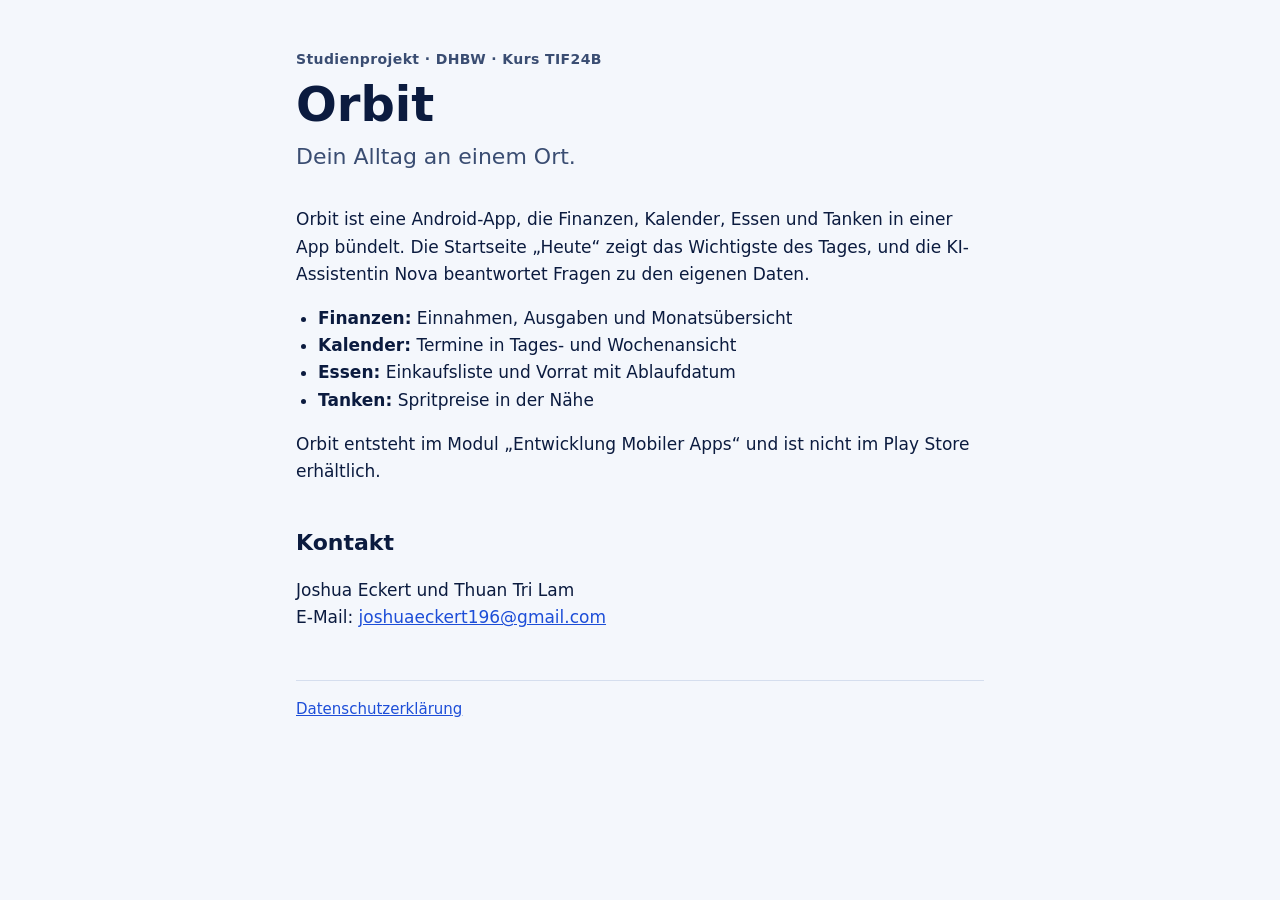
<file: index.html>
<!doctype html>
<html lang="de">
<head>
<meta charset="utf-8">
<meta name="viewport" content="width=device-width, initial-scale=1">
<title>Orbit – dein Alltag an einem Ort</title>
<meta name="description" content="Orbit bündelt Finanzen, Kalender, Essen und Tanken in einer Android-App. Studienprojekt an der DHBW.">
<link rel="stylesheet" href="style.css">
</head>
<body>
<main>
  <header>
    <p class="eyebrow">Studienprojekt · DHBW · Kurs TIF24B</p>
    <h1>Orbit</h1>
    <p class="lead">Dein Alltag an einem Ort.</p>
  </header>

  <section>
    <p>
      Orbit ist eine Android-App, die Finanzen, Kalender, Essen und Tanken in
      einer App bündelt. Die Startseite „Heute“ zeigt das Wichtigste des Tages,
      und die KI-Assistentin Nova beantwortet Fragen zu den eigenen Daten.
    </p>
    <ul>
      <li><strong>Finanzen:</strong> Einnahmen, Ausgaben und Monatsübersicht</li>
      <li><strong>Kalender:</strong> Termine in Tages- und Wochenansicht</li>
      <li><strong>Essen:</strong> Einkaufsliste und Vorrat mit Ablaufdatum</li>
      <li><strong>Tanken:</strong> Spritpreise in der Nähe</li>
    </ul>
    <p>
      Orbit entsteht im Modul „Entwicklung Mobiler Apps“ und ist nicht im
      Play Store erhältlich.
    </p>
  </section>

  <section>
    <h2>Kontakt</h2>
    <p>
      Joshua Eckert und Thuan Tri Lam<br>
      E-Mail: <a href="mailto:joshuaeckert196@gmail.com">joshuaeckert196@gmail.com</a>
    </p>
  </section>

  <footer>
    <a href="datenschutz.html">Datenschutzerklärung</a>
  </footer>
</main>
</body>
</html>
</file>
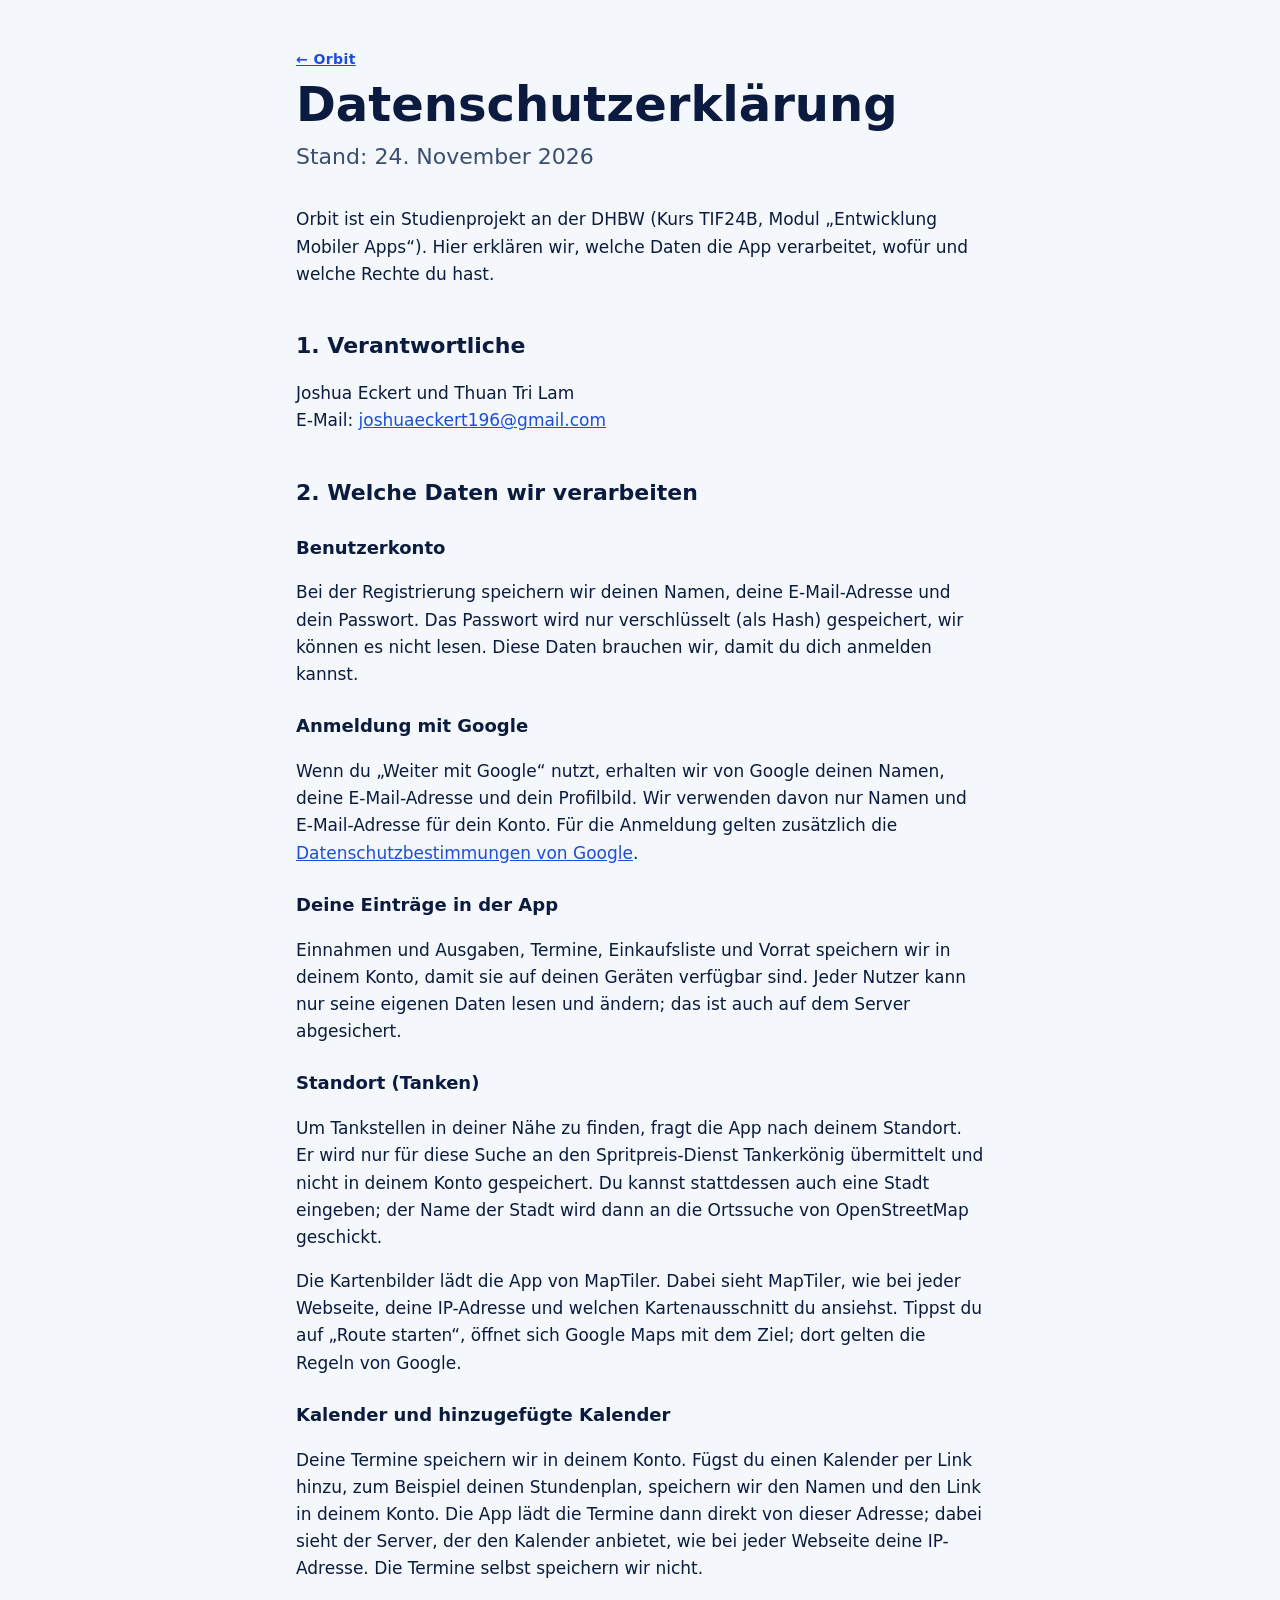
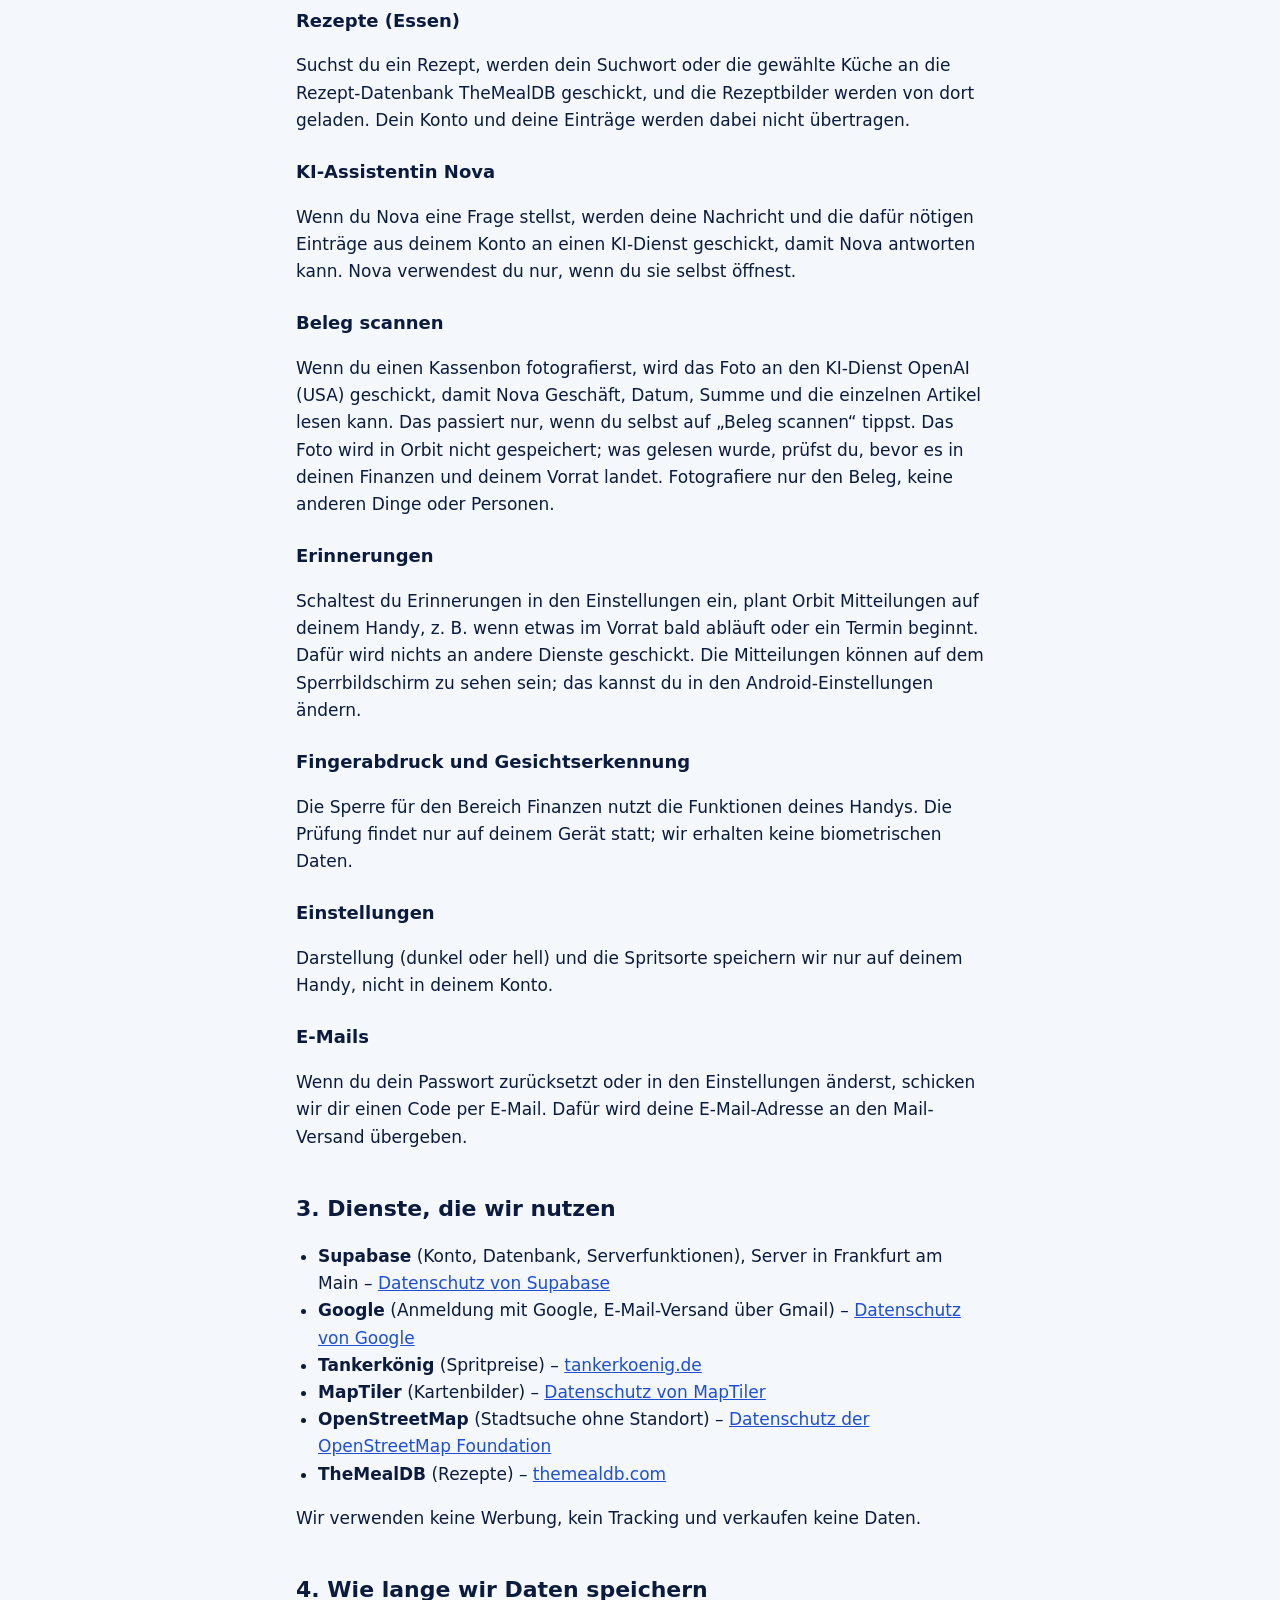
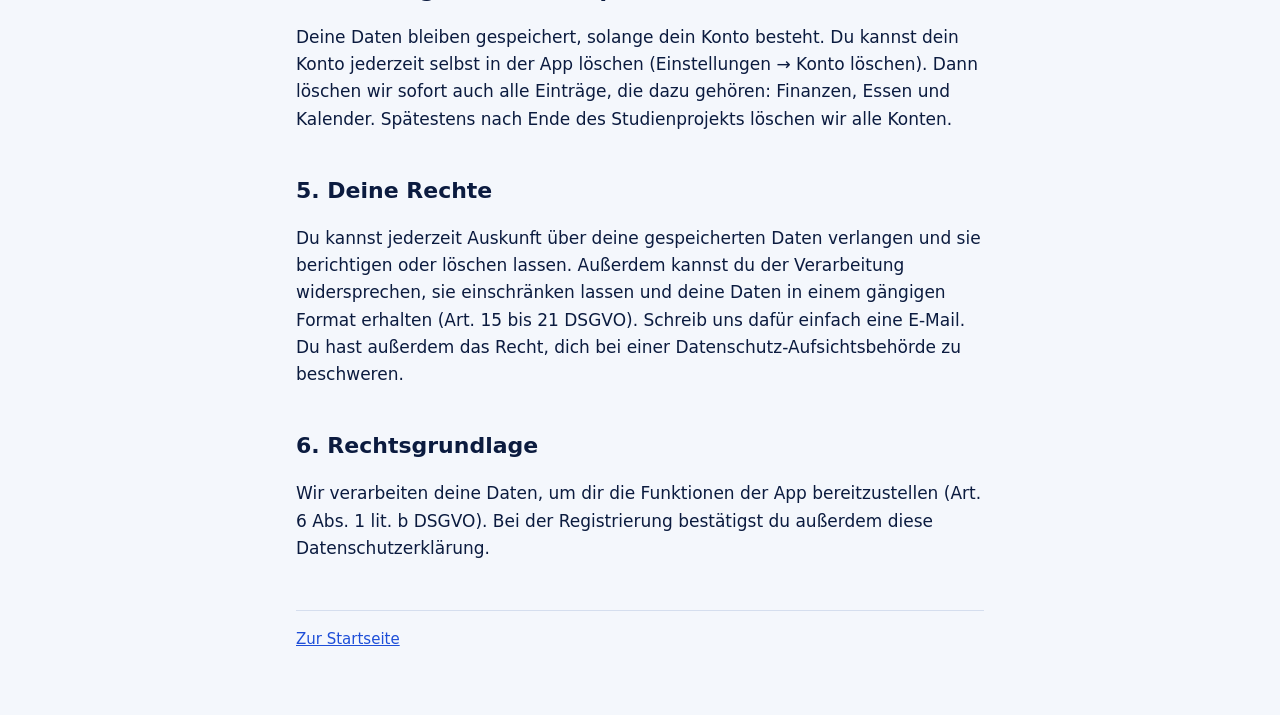
<file: datenschutz.html>
<!doctype html>
<html lang="de">
<head>
<meta charset="utf-8">
<meta name="viewport" content="width=device-width, initial-scale=1">
<title>Datenschutzerklärung – Orbit</title>
<meta name="description" content="Welche Daten die App Orbit verarbeitet und welche Rechte du hast.">
<link rel="stylesheet" href="style.css">
</head>
<body>
<main>
  <p class="eyebrow"><a href="index.html">← Orbit</a></p>
  <h1>Datenschutzerklärung</h1>
  <p class="lead">Stand: 24. November 2026</p>

  <p>
    Orbit ist ein Studienprojekt an der DHBW (Kurs TIF24B, Modul „Entwicklung
    Mobiler Apps“). Hier erklären wir, welche Daten die App verarbeitet, wofür
    und welche Rechte du hast.
  </p>

  <h2>1. Verantwortliche</h2>
  <p>
    Joshua Eckert und Thuan Tri Lam<br>
    E-Mail: <a href="mailto:joshuaeckert196@gmail.com">joshuaeckert196@gmail.com</a>
  </p>

  <h2>2. Welche Daten wir verarbeiten</h2>

  <h3>Benutzerkonto</h3>
  <p>
    Bei der Registrierung speichern wir deinen Namen, deine E-Mail-Adresse und
    dein Passwort. Das Passwort wird nur verschlüsselt (als Hash) gespeichert,
    wir können es nicht lesen. Diese Daten brauchen wir, damit du dich anmelden
    kannst.
  </p>

  <h3>Anmeldung mit Google</h3>
  <p>
    Wenn du „Weiter mit Google“ nutzt, erhalten wir von Google deinen Namen,
    deine E-Mail-Adresse und dein Profilbild. Wir verwenden davon nur Namen und
    E-Mail-Adresse für dein Konto. Für die Anmeldung gelten zusätzlich die
    <a href="https://policies.google.com/privacy">Datenschutzbestimmungen von Google</a>.
  </p>

  <h3>Deine Einträge in der App</h3>
  <p>
    Einnahmen und Ausgaben, Termine, Einkaufsliste und Vorrat speichern wir in
    deinem Konto, damit sie auf deinen Geräten verfügbar sind. Jeder Nutzer kann
    nur seine eigenen Daten lesen und ändern; das ist auch auf dem Server
    abgesichert.
  </p>

  <h3>Standort (Tanken)</h3>
  <p>
    Um Tankstellen in deiner Nähe zu finden, fragt die App nach deinem
    Standort. Er wird nur für diese Suche an den Spritpreis-Dienst
    Tankerkönig übermittelt und nicht in deinem Konto gespeichert. Du kannst
    stattdessen auch eine Stadt eingeben; der Name der Stadt wird dann an die
    Ortssuche von OpenStreetMap geschickt.
  </p>
  <p>
    Die Kartenbilder lädt die App von MapTiler. Dabei sieht MapTiler, wie bei
    jeder Webseite, deine IP-Adresse und welchen Kartenausschnitt du ansiehst.
    Tippst du auf „Route starten“, öffnet sich Google Maps mit dem Ziel; dort
    gelten die Regeln von Google.
  </p>

  <h3>Kalender und hinzugefügte Kalender</h3>
  <p>
    Deine Termine speichern wir in deinem Konto. Fügst du einen Kalender per
    Link hinzu, zum Beispiel deinen Stundenplan, speichern wir den Namen und
    den Link in deinem Konto. Die App lädt die Termine dann direkt von dieser
    Adresse; dabei sieht der Server, der den Kalender anbietet, wie bei jeder
    Webseite deine IP-Adresse. Die Termine selbst speichern wir nicht.
  </p>

  <h3>Rezepte (Essen)</h3>
  <p>
    Suchst du ein Rezept, werden dein Suchwort oder die gewählte Küche an die
    Rezept-Datenbank TheMealDB
    geschickt, und die Rezeptbilder werden von dort geladen. Dein Konto und
    deine Einträge werden dabei nicht übertragen.
  </p>

  <h3>KI-Assistentin Nova</h3>
  <p>
    Wenn du Nova eine Frage stellst, werden deine Nachricht und die dafür
    nötigen Einträge aus deinem Konto an einen KI-Dienst geschickt, damit Nova
    antworten kann. Nova verwendest du nur, wenn du sie selbst öffnest.
  </p>

  <h3>Beleg scannen</h3>
  <p>
    Wenn du einen Kassenbon fotografierst, wird das Foto an den KI-Dienst
    OpenAI (USA) geschickt, damit Nova Geschäft, Datum, Summe und die
    einzelnen Artikel lesen kann. Das passiert nur, wenn du selbst auf
    „Beleg scannen“ tippst. Das Foto wird in Orbit nicht gespeichert; was
    gelesen wurde, prüfst du, bevor es in deinen Finanzen und deinem Vorrat
    landet. Fotografiere nur den Beleg, keine anderen Dinge oder Personen.
  </p>

  <h3>Erinnerungen</h3>
  <p>
    Schaltest du Erinnerungen in den Einstellungen ein, plant Orbit
    Mitteilungen auf deinem Handy, z. B. wenn etwas im Vorrat bald abläuft
    oder ein Termin beginnt. Dafür wird nichts an andere Dienste geschickt.
    Die Mitteilungen können auf dem Sperrbildschirm zu sehen sein; das
    kannst du in den Android-Einstellungen ändern.
  </p>

  <h3>Fingerabdruck und Gesichtserkennung</h3>
  <p>
    Die Sperre für den Bereich Finanzen nutzt die Funktionen deines Handys.
    Die Prüfung findet nur auf deinem Gerät statt; wir erhalten keine
    biometrischen Daten.
  </p>

  <h3>Einstellungen</h3>
  <p>
    Darstellung (dunkel oder hell) und die Spritsorte speichern wir nur auf
    deinem Handy, nicht in deinem Konto.
  </p>

  <h3>E-Mails</h3>
  <p>
    Wenn du dein Passwort zurücksetzt oder in den Einstellungen änderst,
    schicken wir dir einen Code per E-Mail. Dafür wird deine E-Mail-Adresse an
    den Mail-Versand übergeben.
  </p>

  <h2>3. Dienste, die wir nutzen</h2>
  <ul>
    <li>
      <strong>Supabase</strong> (Konto, Datenbank, Serverfunktionen), Server in
      Frankfurt am Main –
      <a href="https://supabase.com/privacy">Datenschutz von Supabase</a>
    </li>
    <li>
      <strong>Google</strong> (Anmeldung mit Google, E-Mail-Versand über
      Gmail) –
      <a href="https://policies.google.com/privacy">Datenschutz von Google</a>
    </li>
    <li>
      <strong>Tankerkönig</strong> (Spritpreise) –
      <a href="https://creativecommons.tankerkoenig.de/">tankerkoenig.de</a>
    </li>
    <li>
      <strong>MapTiler</strong> (Kartenbilder) –
      <a href="https://www.maptiler.com/privacy-policy/">Datenschutz von MapTiler</a>
    </li>
    <li>
      <strong>OpenStreetMap</strong> (Stadtsuche ohne Standort) –
      <a href="https://osmfoundation.org/wiki/Privacy_Policy">Datenschutz der OpenStreetMap Foundation</a>
    </li>
    <li>
      <strong>TheMealDB</strong> (Rezepte) –
      <a href="https://www.themealdb.com/">themealdb.com</a>
    </li>
  </ul>
  <p>
    Wir verwenden keine Werbung, kein Tracking und verkaufen keine Daten.
  </p>

  <h2>4. Wie lange wir Daten speichern</h2>
  <p>
    Deine Daten bleiben gespeichert, solange dein Konto besteht. Du kannst
    dein Konto jederzeit selbst in der App löschen (Einstellungen → Konto
    löschen). Dann löschen wir sofort auch alle Einträge, die dazu gehören:
    Finanzen, Essen und Kalender. Spätestens nach Ende des Studienprojekts
    löschen wir alle Konten.
  </p>

  <h2>5. Deine Rechte</h2>
  <p>
    Du kannst jederzeit Auskunft über deine gespeicherten Daten verlangen und
    sie berichtigen oder löschen lassen. Außerdem kannst du der Verarbeitung
    widersprechen, sie einschränken lassen und deine Daten in einem gängigen
    Format erhalten (Art. 15 bis 21 DSGVO). Schreib uns dafür einfach eine
    E-Mail. Du hast außerdem das Recht, dich bei einer
    Datenschutz-Aufsichtsbehörde zu beschweren.
  </p>

  <h2>6. Rechtsgrundlage</h2>
  <p>
    Wir verarbeiten deine Daten, um dir die Funktionen der App bereitzustellen
    (Art. 6 Abs. 1 lit. b DSGVO). Bei der Registrierung bestätigst du außerdem
    diese Datenschutzerklärung.
  </p>

  <footer>
    <a href="index.html">Zur Startseite</a>
  </footer>
</main>
</body>
</html>
</file>
<file: style.css>
:root {
  --bg: #f4f7fc;
  --text: #0b1b3f;
  --soft: #3a4d72;
  --accent: #1d4ed8;
  --line: #d5deee;
}

@media (prefers-color-scheme: dark) {
  :root {
    --bg: #050b18;
    --text: #f2f7ff;
    --soft: #c7d6f2;
    --accent: #8fbfff;
    --line: #23314f;
  }
}

* {
  box-sizing: border-box;
}

body {
  margin: 0;
  background: var(--bg);
  color: var(--text);
  font-family: system-ui, -apple-system, "Segoe UI", Roboto, sans-serif;
  font-size: 17px;
  line-height: 1.6;
}

main {
  max-width: 720px;
  margin: 0 auto;
  padding: 48px 16px 64px;
}

h1 {
  margin: 0;
  font-size: 48px;
  line-height: 1.1;
}

h2 {
  margin: 40px 0 8px;
  font-size: 22px;
}

h3 {
  margin: 24px 0 4px;
  font-size: 18px;
}

.eyebrow {
  margin: 0 0 8px;
  color: var(--soft);
  font-size: 14px;
  font-weight: 600;
  letter-spacing: 0.4px;
}

.lead {
  margin: 8px 0 32px;
  color: var(--soft);
  font-size: 22px;
}

a {
  color: var(--accent);
}

ul {
  padding-left: 22px;
}

footer {
  margin-top: 48px;
  padding-top: 16px;
  border-top: 1px solid var(--line);
  color: var(--soft);
  font-size: 15px;
}
</file>
